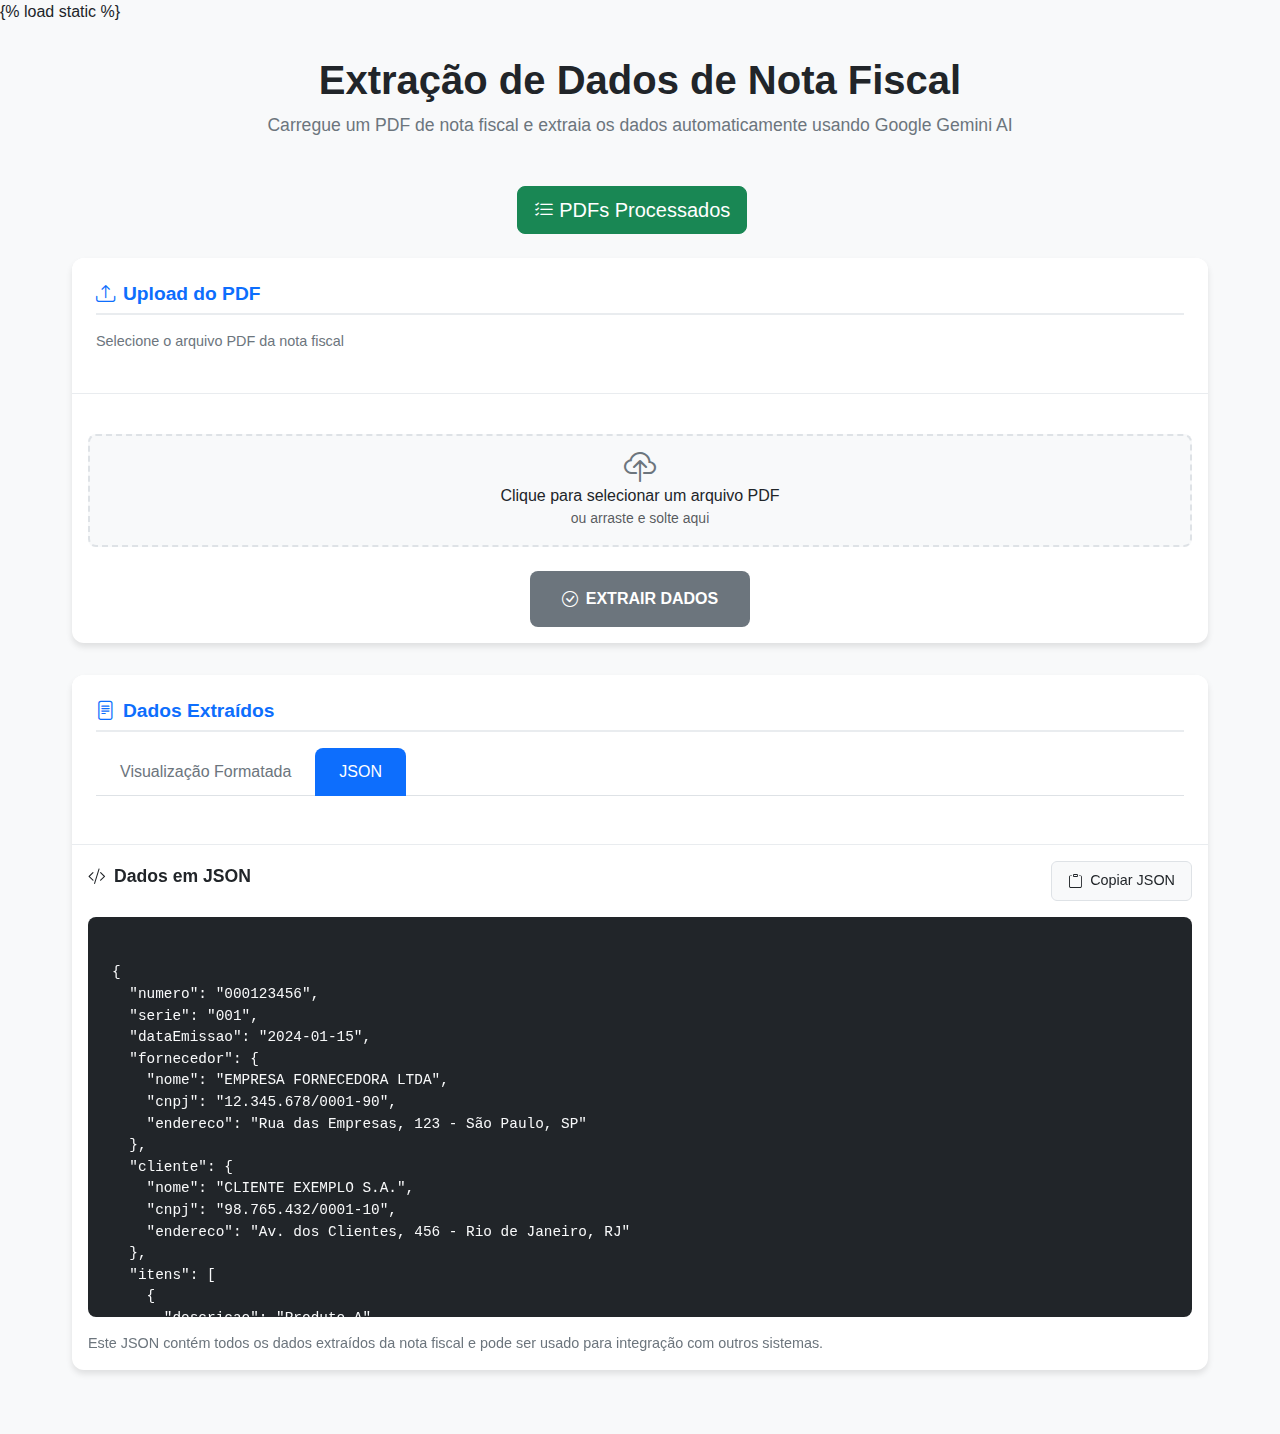
<file: app/templates/pdf_extractor/index.html>
{% load static %}
<!DOCTYPE html>
<html lang="pt-BR">
<head>
    <meta charset="UTF-8">
    <meta name="viewport" content="width=device-width, initial-scale=1.0">
    <title>Extração de Dados de Nota Fiscal</title>
    
    <!-- Bootstrap CSS -->
    <link href="https://cdn.jsdelivr.net/npm/bootstrap@5.3.0/dist/css/bootstrap.min.css" rel="stylesheet">
    <!-- Bootstrap Icons -->
    <link href="https://cdn.jsdelivr.net/npm/bootstrap-icons@1.10.0/font/bootstrap-icons.css" rel="stylesheet">
    
    <style>
        body {
            background-color: #f8f9fa;
            font-family: 'Segoe UI', Tahoma, Geneva, Verdana, sans-serif;
        }
        
        .main-container {
            max-width: 1200px;
            margin: 0 auto;
            padding: 2rem;
        }
        
        .page-title {
            text-align: center;
            font-size: 2.5rem;
            font-weight: bold;
            color: #212529;
            margin-bottom: 0.5rem;
        }
        
        .page-subtitle {
            text-align: center;
            font-size: 1.1rem;
            color: #6c757d;
            margin-bottom: 3rem;
        }
        
        .card {
            border: none;
            border-radius: 12px;
            box-shadow: 0 4px 6px rgba(0, 0, 0, 0.1);
            margin-bottom: 2rem;
        }
        
        .card-header {
            background-color: #fff;
            border-bottom: 1px solid #e9ecef;
            border-radius: 12px 12px 0 0 !important;
            padding: 1.5rem;
        }
        
        .section-title {
            font-size: 1.25rem;
            font-weight: 600;
            color: #212529;
            margin: 0;
            display: flex;
            align-items: center;
            gap: 0.5rem;
        }
        
        .section-subtitle {
            font-size: 0.9rem;
            color: #6c757d;
            margin-top: 0.5rem;
        }
        
        .file-input-container {
            position: relative;
            margin: 1.5rem 0;
        }
        
        .file-input {
            width: 100%;
            padding: 1rem;
            border: 2px dashed #dee2e6;
            border-radius: 8px;
            background-color: #f8f9fa;
            cursor: pointer;
            transition: all 0.3s ease;
        }
        
        .file-input:hover {
            border-color: #0d6efd;
            background-color: #e7f1ff;
        }
        
        .file-input input[type="file"] {
            position: absolute;
            opacity: 0;
            width: 100%;
            height: 100%;
            cursor: pointer;
        }
        
        .file-display {
            background-color: #e7f1ff;
            border: 1px solid #b3d7ff;
            border-radius: 8px;
            padding: 1rem;
            margin: 1rem 0;
            display: none;
        }
        
        .file-info {
            display: flex;
            align-items: center;
            gap: 0.75rem;
        }
        
        .extract-btn {
            background-color: #212529;
            border: none;
            border-radius: 8px;
            padding: 1rem 2rem;
            color: white;
            font-weight: bold;
            font-size: 1rem;
            cursor: pointer;
            transition: all 0.3s ease;
            display: flex;
            align-items: center;
            gap: 0.5rem;
            margin: 0 auto;
        }
        
        .extract-btn:hover {
            background-color: #495057;
            transform: translateY(-2px);
        }
        
        .extract-btn:disabled {
            background-color: #6c757d;
            cursor: not-allowed;
            transform: none;
        }
        
        .nav-tabs {
            border-bottom: 1px solid #dee2e6;
            margin-bottom: 1.5rem;
        }
        
        .nav-tabs .nav-link {
            border: none;
            color: #6c757d;
            font-weight: 500;
            padding: 0.75rem 1.5rem;
        }
        
        .nav-tabs .nav-link.active {
            background-color: #0d6efd;
            color: white;
            border-radius: 8px 8px 0 0;
        }
        
        .json-header {
            display: flex;
            justify-content: space-between;
            align-items: center;
            margin-bottom: 1rem;
        }
        
        .json-title {
            font-size: 1.1rem;
            font-weight: 600;
            color: #212529;
            display: flex;
            align-items: center;
            gap: 0.5rem;
        }
        
        .copy-btn {
            background-color: #f8f9fa;
            border: 1px solid #dee2e6;
            border-radius: 6px;
            padding: 0.5rem 1rem;
            color: #212529;
            font-size: 0.9rem;
            cursor: pointer;
            transition: all 0.3s ease;
            display: flex;
            align-items: center;
            gap: 0.5rem;
        }
        
        .copy-btn:hover {
            background-color: #e9ecef;
        }
        
        .json-display {
            background-color: #212529;
            border-radius: 8px;
            padding: 1.5rem;
            color: #f8f9fa;
            font-family: 'Courier New', monospace;
            font-size: 0.9rem;
            line-height: 1.5;
            max-height: 400px;
            overflow-y: auto;
            white-space: pre-wrap;
            word-wrap: break-word;
        }
        
        .json-footer {
            margin-top: 1rem;
            font-size: 0.9rem;
            color: #6c757d;
        }
        
        .loading {
            display: none;
            text-align: center;
            padding: 2rem;
        }
        
        .spinner-border {
            width: 3rem;
            height: 3rem;
        }
        
        .alert {
            border-radius: 8px;
            border: none;
        }
        
        .formatted-display {
            background-color: #f8f9fa;
            border-radius: 8px;
            padding: 1.5rem;
            font-family: 'Segoe UI', Tahoma, Geneva, Verdana, sans-serif;
        }
        
        .invoice-header {
            background-color: #0d6efd;
            color: white;
            padding: 1rem;
            border-radius: 8px;
            margin-bottom: 1.5rem;
            text-align: center;
        }
        
        .invoice-title {
            font-size: 1.5rem;
            font-weight: bold;
            margin: 0;
        }
        
        .invoice-subtitle {
            font-size: 1rem;
            opacity: 0.9;
            margin: 0.5rem 0 0 0;
        }
        
        .invoice-section {
            background-color: white;
            border-radius: 8px;
            padding: 1.5rem;
            margin-bottom: 1.5rem;
            box-shadow: 0 2px 4px rgba(0, 0, 0, 0.1);
        }
        
        .section-title {
            font-size: 1.2rem;
            font-weight: bold;
            color: #0d6efd;
            margin-bottom: 1rem;
            padding-bottom: 0.5rem;
            border-bottom: 2px solid #e9ecef;
        }
        
        .info-row {
            display: flex;
            justify-content: space-between;
            align-items: center;
            padding: 0.5rem 0;
            border-bottom: 1px solid #f1f3f4;
        }
        
        .info-row:last-child {
            border-bottom: none;
        }
        
        .info-label {
            font-weight: 600;
            color: #495057;
            min-width: 120px;
        }
        
        .info-value {
            color: #212529;
            text-align: right;
            flex: 1;
        }
        
        .items-table {
            width: 100%;
            border-collapse: collapse;
            margin-top: 1rem;
        }
        
        .items-table th,
        .items-table td {
            padding: 0.75rem;
            text-align: left;
            border-bottom: 1px solid #dee2e6;
        }
        
        .items-table th {
            background-color: #f8f9fa;
            font-weight: 600;
            color: #495057;
        }
        
        .items-table tr:hover {
            background-color: #f8f9fa;
        }
        
        .totals-section {
            background-color: #e7f1ff;
            border-left: 4px solid #0d6efd;
        }
        
        .total-row {
            display: flex;
            justify-content: space-between;
            align-items: center;
            padding: 0.75rem 0;
            font-size: 1.1rem;
        }
        
        .total-row.final {
            font-weight: bold;
            font-size: 1.3rem;
            color: #0d6efd;
            border-top: 2px solid #0d6efd;
            margin-top: 1rem;
            padding-top: 1rem;
        }
        
        .currency {
            font-weight: 600;
            color: #28a745;
        }
        
        .categoria-badge {
            display: inline-block;
            padding: 0.25rem 0.75rem;
            border-radius: 20px;
            font-size: 0.8rem;
            font-weight: 600;
            text-transform: uppercase;
            letter-spacing: 0.5px;
        }
        
        .categoria-insumos { background-color: #d4edda; color: #155724; }
        .categoria-manutencao { background-color: #fff3cd; color: #856404; }
        .categoria-recursos { background-color: #cce5ff; color: #004085; }
        .categoria-servicos { background-color: #e2e3e5; color: #383d41; }
        .categoria-infraestrutura { background-color: #f8d7da; color: #721c24; }
        .categoria-administrativas { background-color: #d1ecf1; color: #0c5460; }
        .categoria-seguros { background-color: #e7e3ff; color: #4c2a85; }
        .categoria-impostos { background-color: #ffeaa7; color: #6c5ce7; }
        .categoria-investimentos { background-color: #fab1a0; color: #e17055; }
        .categoria-outros { background-color: #ddd; color: #666; }
    </style>
</head>
<body>
    <div class="main-container">
        <!-- Título Principal -->
        <h1 class="page-title">Extração de Dados de Nota Fiscal</h1>
        <p class="page-subtitle">Carregue um PDF de nota fiscal e extraia os dados automaticamente usando Google Gemini AI</p>
        
        <!-- Botões de Navegação -->
        <div class="text-center mb-4">
            <a href="/pdf-processor/processados/" class="btn btn-success btn-lg me-3">
                <i class="bi bi-list-check"></i> PDFs Processados
            </a>
        </div>
        
        <!-- Seção de Upload -->
        <div class="card">
            <div class="card-header">
                <h2 class="section-title">
                    <i class="bi bi-upload"></i>
                    Upload do PDF
                </h2>
                <p class="section-subtitle">Selecione o arquivo PDF da nota fiscal</p>
            </div>
            <div class="card-body">
                <div class="file-input-container">
                    <div class="file-input" onclick="document.getElementById('pdfFile').click()">
                        <div class="text-center">
                            <i class="bi bi-cloud-upload" style="font-size: 2rem; color: #6c757d; margin-bottom: 1rem;"></i>
                            <p class="mb-0">Clique para selecionar um arquivo PDF</p>
                            <small class="text-muted">ou arraste e solte aqui</small>
                        </div>
                        <input type="file" id="pdfFile" accept=".pdf" style="display: none;">
                    </div>
                </div>
                
                <div class="file-display" id="fileDisplay">
                    <div class="file-info">
                        <i class="bi bi-file-earmark-pdf text-danger" style="font-size: 1.5rem;"></i>
                        <div>
                            <div class="fw-bold" id="fileName">Nome do arquivo</div>
                            <small class="text-muted" id="fileSize">Tamanho</small>
                        </div>
                    </div>
                </div>
                
                <div class="text-center">
                    <button class="extract-btn" id="extractBtn" disabled>
                        <i class="bi bi-check-circle"></i>
                        EXTRAIR DADOS
                    </button>
                </div>
            </div>
        </div>
        
        <!-- Seção de Dados Extraídos -->
        <div class="card">
            <div class="card-header">
                <h2 class="section-title">
                    <i class="bi bi-file-text"></i>
                    Dados Extraídos
                </h2>
                
                <!-- Tabs -->
                <ul class="nav nav-tabs" id="dataTabs" role="tablist">
                    <li class="nav-item" role="presentation">
                        <button class="nav-link" id="formatted-tab" data-bs-toggle="tab" data-bs-target="#formatted" type="button" role="tab">
                            Visualização Formatada
                        </button>
                    </li>
                    <li class="nav-item" role="presentation">
                        <button class="nav-link active" id="json-tab" data-bs-toggle="tab" data-bs-target="#json" type="button" role="tab">
                            JSON
                        </button>
                    </li>
                </ul>
            </div>
            <div class="card-body">
                <!-- Loading -->
                <div class="loading" id="loading">
                    <div class="spinner-border text-primary" role="status">
                        <span class="visually-hidden">Processando...</span>
                    </div>
                    <p class="mt-3">Processando PDF...</p>
                </div>
                
                <!-- Tab Content -->
                <div class="tab-content" id="dataTabsContent">
                    <!-- Visualização Formatada -->
                    <div class="tab-pane fade" id="formatted" role="tabpanel">
                        <div class="formatted-display" id="formattedDisplay">
                            <div class="alert alert-info">
                                <i class="bi bi-info-circle"></i>
                                Faça upload de um PDF e clique em "EXTRAIR DADOS" para ver a visualização formatada.
                            </div>
                        </div>
                    </div>
                    
                    <!-- JSON -->
                    <div class="tab-pane fade show active" id="json" role="tabpanel">
                        <div class="json-header">
                            <h3 class="json-title">
                                <i class="bi bi-code-slash"></i>
                                Dados em JSON
                            </h3>
                            <button class="copy-btn" id="copyBtn" onclick="copyToClipboard()">
                                <i class="bi bi-clipboard"></i>
                                Copiar JSON
                            </button>
                        </div>
                        
                        <div class="json-display" id="jsonDisplay">
{
  "numero": "000123456",
  "serie": "001",
  "dataEmissao": "2024-01-15",
  "fornecedor": {
    "nome": "EMPRESA FORNECEDORA LTDA",
    "cnpj": "12.345.678/0001-90",
    "endereco": "Rua das Empresas, 123 - São Paulo, SP"
  },
  "cliente": {
    "nome": "CLIENTE EXEMPLO S.A.",
    "cnpj": "98.765.432/0001-10",
    "endereco": "Av. dos Clientes, 456 - Rio de Janeiro, RJ"
  },
  "itens": [
    {
      "descricao": "Produto A",
      "quantidade": 10,
      "valorUnitario": 25.50,
      "valorTotal": 255.00
    },
    {
      "descricao": "Produto B",
      "quantidade": 5,
      "valorUnitario": 15.75,
      "valorTotal": 78.75
    }
  ],
  "totais": {
    "subtotal": 333.75,
    "impostos": 66.75,
    "total": 400.50
  }
}
                        </div>
                        
                        <div class="json-footer">
                            Este JSON contém todos os dados extraídos da nota fiscal e pode ser usado para integração com outros sistemas.
                        </div>
                    </div>
                </div>
            </div>
        </div>
    </div>

    <!-- Bootstrap JS -->
    <script src="https://cdn.jsdelivr.net/npm/bootstrap@5.3.0/dist/js/bootstrap.bundle.min.js"></script>
    
    <script>
        let selectedFile = null;
        
        // File input handling
        document.getElementById('pdfFile').addEventListener('change', function(e) {
            const file = e.target.files[0];
            if (file) {
                selectedFile = file;
                displayFile(file);
                document.getElementById('extractBtn').disabled = false;
            }
        });
        
        // Drag and drop
        const fileInput = document.querySelector('.file-input');
        
        fileInput.addEventListener('dragover', function(e) {
            e.preventDefault();
            fileInput.style.borderColor = '#0d6efd';
            fileInput.style.backgroundColor = '#e7f1ff';
        });
        
        fileInput.addEventListener('dragleave', function(e) {
            e.preventDefault();
            fileInput.style.borderColor = '#dee2e6';
            fileInput.style.backgroundColor = '#f8f9fa';
        });
        
        fileInput.addEventListener('drop', function(e) {
            e.preventDefault();
            fileInput.style.borderColor = '#dee2e6';
            fileInput.style.backgroundColor = '#f8f9fa';
            
            const files = e.dataTransfer.files;
            if (files.length > 0 && files[0].type === 'application/pdf') {
                selectedFile = files[0];
                displayFile(files[0]);
                document.getElementById('extractBtn').disabled = false;
            } else {
                alert('Por favor, selecione apenas arquivos PDF.');
            }
        });
        
        function displayFile(file) {
            const fileDisplay = document.getElementById('fileDisplay');
            const fileName = document.getElementById('fileName');
            const fileSize = document.getElementById('fileSize');
            
            fileName.textContent = file.name;
            fileSize.textContent = formatFileSize(file.size);
            fileDisplay.style.display = 'block';
        }
        
        function formatFileSize(bytes) {
            if (bytes === 0) return '0 Bytes';
            const k = 1024;
            const sizes = ['Bytes', 'KB', 'MB', 'GB'];
            const i = Math.floor(Math.log(bytes) / Math.log(k));
            return parseFloat((bytes / Math.pow(k, i)).toFixed(2)) + ' ' + sizes[i];
        }
        
        // Extract button
        document.getElementById('extractBtn').addEventListener('click', function() {
            if (selectedFile) {
                extractData();
            }
        });
        
        function extractData() {
            const loading = document.getElementById('loading');
            const extractBtn = document.getElementById('extractBtn');
            const jsonDisplay = document.getElementById('jsonDisplay');
            
            // Show loading
            loading.style.display = 'block';
            extractBtn.disabled = true;
            
            // Clear previous JSON
            jsonDisplay.textContent = 'Processando...';
            
            // Create FormData
            const formData = new FormData();
            formData.append('pdf_file', selectedFile);
            
            console.log('Enviando arquivo:', selectedFile.name);
            
            // Make API call
            fetch('/api/extract/', {
                method: 'POST',
                body: formData,
                headers: {
                    'X-CSRFToken': getCookie('csrftoken')
                }
            })
            .then(response => {
                console.log('Resposta recebida:', response.status);
                return response.json();
            })
            .then(data => {
                console.log('Dados recebidos:', data);
                
                loading.style.display = 'none';
                extractBtn.disabled = false;
                
                if (data.success) {
                    // Update JSON display with real data
                    const jsonString = JSON.stringify(data.data, null, 2);
                    jsonDisplay.textContent = jsonString;
                    
                    // Update formatted display
                    updateFormattedDisplay(data.data);
                    
                    // Show success message
                    const message = data.message || 'Dados extraídos com sucesso usando Google Gemini AI!';
                    showAlert(message, 'success');
                    
                    // Show debug info if available
                    if (data.debug && data.debug.raw_text_preview) {
                        console.log('Texto extraído:', data.debug.raw_text_preview);
                    }
                    
                    console.log('JSON atualizado com sucesso');
                } else {
                    jsonDisplay.textContent = 'Erro no processamento';
                    updateFormattedDisplay(null);
                    showAlert('Erro ao extrair dados: ' + data.error, 'danger');
                    console.error('Erro:', data.error);
                }
            })
            .catch(error => {
                loading.style.display = 'none';
                extractBtn.disabled = false;
                jsonDisplay.textContent = 'Erro na comunicação';
                updateFormattedDisplay(null);
                showAlert('Erro na comunicação com o servidor', 'danger');
                console.error('Error:', error);
            });
        }
        
        function getCookie(name) {
            let cookieValue = null;
            if (document.cookie && document.cookie !== '') {
                const cookies = document.cookie.split(';');
                for (let i = 0; i < cookies.length; i++) {
                    const cookie = cookies[i].trim();
                    if (cookie.substring(0, name.length + 1) === (name + '=')) {
                        cookieValue = decodeURIComponent(cookie.substring(name.length + 1));
                        break;
                    }
                }
            }
            return cookieValue;
        }
        
        function copyToClipboard() {
            const jsonText = document.getElementById('jsonDisplay').textContent;
            navigator.clipboard.writeText(jsonText).then(() => {
                const copyBtn = document.getElementById('copyBtn');
                const originalText = copyBtn.innerHTML;
                copyBtn.innerHTML = '<i class="bi bi-check"></i> Copiado!';
                copyBtn.style.backgroundColor = '#d4edda';
                copyBtn.style.borderColor = '#c3e6cb';
                copyBtn.style.color = '#155724';
                
                setTimeout(() => {
                    copyBtn.innerHTML = originalText;
                    copyBtn.style.backgroundColor = '#f8f9fa';
                    copyBtn.style.borderColor = '#dee2e6';
                    copyBtn.style.color = '#212529';
                }, 2000);
            });
        }
        
        function updateFormattedDisplay(data) {
            const formattedDisplay = document.getElementById('formattedDisplay');
            
            if (!data) {
                formattedDisplay.innerHTML = `
                    <div class="alert alert-danger">
                        <i class="bi bi-exclamation-triangle"></i>
                        Erro ao processar dados. Tente novamente.
                    </div>
                `;
                return;
            }
            
            // Gerar HTML formatado
            const formattedHTML = generateFormattedHTML(data);
            formattedDisplay.innerHTML = formattedHTML;
        }
        
        function generateFormattedHTML(data) {
            const formatCurrency = (value) => {
                if (value === null || value === undefined) return 'N/A';
                return new Intl.NumberFormat('pt-BR', {
                    style: 'currency',
                    currency: 'BRL'
                }).format(value);
            };
            
            const formatDate = (dateStr) => {
                if (!dateStr) return 'N/A';
                try {
                    const date = new Date(dateStr);
                    return date.toLocaleDateString('pt-BR');
                } catch {
                    return dateStr;
                }
            };
            
            let html = `
                <div class="invoice-header">
                    <h1 class="invoice-title">NOTA FISCAL ELETRÔNICA</h1>
                    <p class="invoice-subtitle">Dados extraídos automaticamente</p>
                </div>
                
                <div class="invoice-section">
                    <h3 class="section-title">
                        <i class="bi bi-file-text"></i>
                        Informações da Nota Fiscal
                    </h3>
                    <div class="info-row">
                        <span class="info-label">Número:</span>
                        <span class="info-value">${data.numero || 'N/A'}</span>
                    </div>
                    <div class="info-row">
                        <span class="info-label">Série:</span>
                        <span class="info-value">${data.serie || 'N/A'}</span>
                    </div>
                    <div class="info-row">
                        <span class="info-label">Data de Emissão:</span>
                        <span class="info-value">${formatDate(data.dataEmissao)}</span>
                    </div>
                </div>
                
                <div class="invoice-section">
                    <h3 class="section-title">
                        <i class="bi bi-building"></i>
                        Fornecedor
                    </h3>
                    <div class="info-row">
                        <span class="info-label">Nome:</span>
                        <span class="info-value">${data.fornecedor?.nome || 'N/A'}</span>
                    </div>
                    <div class="info-row">
                        <span class="info-label">CNPJ:</span>
                        <span class="info-value">${data.fornecedor?.cnpj || 'N/A'}</span>
                    </div>
                    <div class="info-row">
                        <span class="info-label">Endereço:</span>
                        <span class="info-value">${data.fornecedor?.endereco || 'N/A'}</span>
                    </div>
                </div>
                
                <div class="invoice-section">
                    <h3 class="section-title">
                        <i class="bi bi-person-badge"></i>
                        Cliente
                    </h3>
                    <div class="info-row">
                        <span class="info-label">Nome:</span>
                        <span class="info-value">${data.cliente?.nome || 'N/A'}</span>
                    </div>
                    <div class="info-row">
                        <span class="info-label">CNPJ:</span>
                        <span class="info-value">${data.cliente?.cnpj || 'N/A'}</span>
                    </div>
                    <div class="info-row">
                        <span class="info-label">Endereço:</span>
                        <span class="info-value">${data.cliente?.endereco || 'N/A'}</span>
                    </div>
                </div>
            `;
            
            // Adicionar itens se existirem
            if (data.itens && data.itens.length > 0) {
                html += `
                    <div class="invoice-section">
                        <h3 class="section-title">
                            <i class="bi bi-list-ul"></i>
                            Itens da Nota Fiscal
                        </h3>
                        <table class="items-table">
                            <thead>
                                <tr>
                                    <th>Descrição</th>
                                    <th>Quantidade</th>
                                    <th>Valor Unitário</th>
                                    <th>Valor Total</th>
                                    <th>Categoria</th>
                                </tr>
                            </thead>
                            <tbody>
                `;
                
                data.itens.forEach(item => {
                    const categoria = item.categoria || 'N/A';
                    const categoriaClass = getCategoriaClass(categoria);
                    html += `
                        <tr>
                            <td>${item.descricao || 'N/A'}</td>
                            <td>${item.quantidade || 'N/A'}</td>
                            <td class="currency">${formatCurrency(item.valorUnitario)}</td>
                            <td class="currency">${formatCurrency(item.valorTotal)}</td>
                            <td><span class="categoria-badge ${categoriaClass}">${categoria}</span></td>
                        </tr>
                    `;
                });
                
                html += `
                            </tbody>
                        </table>
                    </div>
                `;
            }
            
            // Adicionar classificação geral
            if (data.classificacao_geral) {
                const categoriaClass = getCategoriaClass(data.classificacao_geral);
                html += `
                    <div class="invoice-section">
                        <h3 class="section-title">
                            <i class="bi bi-tags"></i>
                            Classificação da Despesa
                        </h3>
                        <div class="info-row">
                            <span class="info-label">Categoria Principal:</span>
                            <span class="info-value">
                                <span class="categoria-badge ${categoriaClass}">${data.classificacao_geral}</span>
                            </span>
                        </div>
                    </div>
                `;
            }
            
            // Adicionar totais
            if (data.totais) {
                html += `
                    <div class="invoice-section totals-section">
                        <h3 class="section-title">
                            <i class="bi bi-calculator"></i>
                            Totais
                        </h3>
                        <div class="total-row">
                            <span>Subtotal:</span>
                            <span class="currency">${formatCurrency(data.totais.subtotal)}</span>
                        </div>
                        <div class="total-row">
                            <span>Impostos:</span>
                            <span class="currency">${formatCurrency(data.totais.impostos)}</span>
                        </div>
                        <div class="total-row final">
                            <span>Total:</span>
                            <span class="currency">${formatCurrency(data.totais.total)}</span>
                        </div>
                    </div>
                `;
            }
            
            return html;
        }
        
        function getCategoriaClass(categoria) {
            if (!categoria) return 'categoria-outros';
            
            const categoriaLower = categoria.toLowerCase();
            
            if (categoriaLower.includes('insumos') || categoriaLower.includes('sementes') || 
                categoriaLower.includes('fertilizantes') || categoriaLower.includes('defensivos')) {
                return 'categoria-insumos';
            }
            if (categoriaLower.includes('manutenção') || categoriaLower.includes('manutencao') || 
                categoriaLower.includes('combustível') || categoriaLower.includes('combustivel') ||
                categoriaLower.includes('óleo') || categoriaLower.includes('oleo') ||
                categoriaLower.includes('ferramenta') || categoriaLower.includes('chave') ||
                categoriaLower.includes('alicate') || categoriaLower.includes('martelo') ||
                categoriaLower.includes('kit') || categoriaLower.includes('multímetro') ||
                categoriaLower.includes('multimetro') || categoriaLower.includes('peça') ||
                categoriaLower.includes('peca') || categoriaLower.includes('componente')) {
                return 'categoria-manutencao';
            }
            if (categoriaLower.includes('recursos') || categoriaLower.includes('humanos') || 
                categoriaLower.includes('mão de obra') || categoriaLower.includes('mao de obra')) {
                return 'categoria-recursos';
            }
            if (categoriaLower.includes('serviços') || categoriaLower.includes('servicos') || 
                categoriaLower.includes('frete') || categoriaLower.includes('transporte')) {
                return 'categoria-servicos';
            }
            if (categoriaLower.includes('infraestrutura') || categoriaLower.includes('utilidades') || 
                categoriaLower.includes('construção') || categoriaLower.includes('construcao') ||
                categoriaLower.includes('material hidráulico') || categoriaLower.includes('material hidraulico')) {
                return 'categoria-infraestrutura';
            }
            if (categoriaLower.includes('administrativas') || categoriaLower.includes('honorários') || 
                categoriaLower.includes('honorarios') || categoriaLower.includes('bancárias') ||
                categoriaLower.includes('bancarias')) {
                return 'categoria-administrativas';
            }
            if (categoriaLower.includes('seguros') || categoriaLower.includes('proteção') || 
                categoriaLower.includes('protecao')) {
                return 'categoria-seguros';
            }
            if (categoriaLower.includes('impostos') || categoriaLower.includes('taxas')) {
                return 'categoria-impostos';
            }
            if (categoriaLower.includes('investimentos') || categoriaLower.includes('aquisição') || 
                categoriaLower.includes('aquisicao') || categoriaLower.includes('máquinas') ||
                categoriaLower.includes('maquinas')) {
                return 'categoria-investimentos';
            }
            
            return 'categoria-outros';
        }
        
        function showAlert(message, type) {
            const alertDiv = document.createElement('div');
            alertDiv.className = `alert alert-${type} alert-dismissible fade show`;
            alertDiv.innerHTML = `
                <i class="bi bi-${type === 'success' ? 'check-circle' : 'exclamation-triangle'}"></i>
                ${message}
                <button type="button" class="btn-close" data-bs-dismiss="alert"></button>
            `;
            
            const container = document.querySelector('.main-container');
            container.insertBefore(alertDiv, container.firstChild);
            
            setTimeout(() => {
                alertDiv.remove();
            }, 5000);
        }
    </script>
</body>
</html>
</file>
